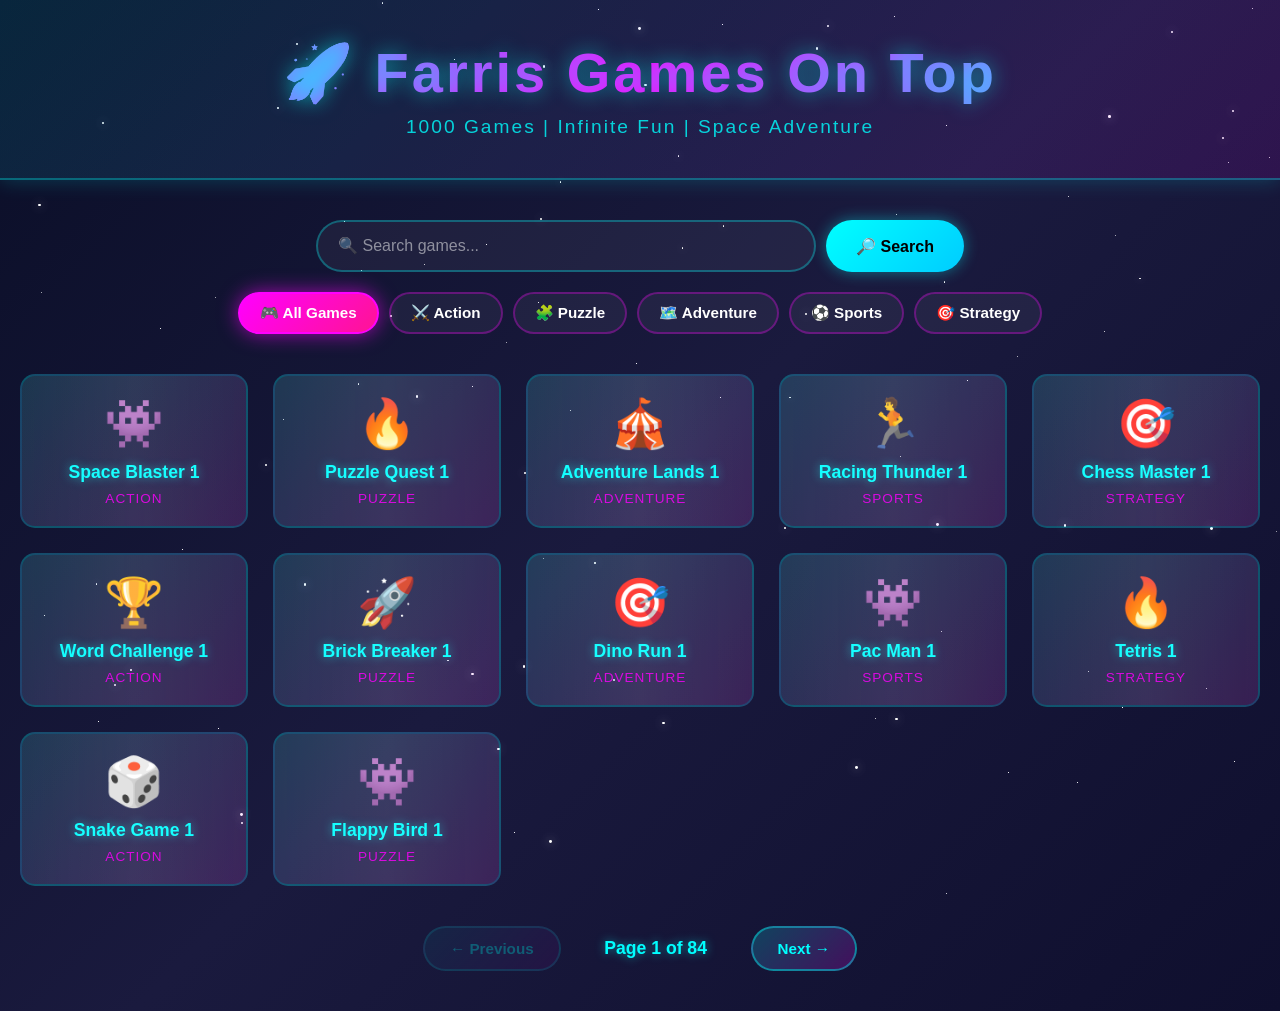
<file: index.html>
<!DOCTYPE html>
<html lang="en">
<head>
    <meta charset="UTF-8">
    <meta name="viewport" content="width=device-width, initial-scale=1.0">
    <title>Farris Games On Top - 1000 Games</title>
    <link rel="stylesheet" href="style.css">
</head>
<body>
    <!-- Animated Star Background -->
    <div class="stars"></div>

    <!-- Header -->
    <header>
        <h1>🚀 Farris Games On Top</h1>
        <p class="subtitle">1000 Games | Infinite Fun | Space Adventure</p>
    </header>

    <!-- Main Container -->
    <div class="container">
        <!-- Search Section -->
        <div class="search-section">
            <div class="search-container">
                <input 
                    type="text" 
                    id="searchInput" 
                    placeholder="🔍 Search games..." 
                    autocomplete="off"
                >
                <button id="searchBtn">🔎 Search</button>
            </div>

            <!-- Filter Buttons -->
            <div class="filter-section">
                <button class="filter-btn active" data-filter="all">🎮 All Games</button>
                <button class="filter-btn" data-filter="action">⚔️ Action</button>
                <button class="filter-btn" data-filter="puzzle">🧩 Puzzle</button>
                <button class="filter-btn" data-filter="adventure">🗺️ Adventure</button>
                <button class="filter-btn" data-filter="sports">⚽ Sports</button>
                <button class="filter-btn" data-filter="strategy">🎯 Strategy</button>
            </div>
        </div>

        <!-- Games Grid -->
        <div id="gamesGrid" class="gamesGrid"></div>

        <!-- Pagination -->
        <div class="pagination">
            <button id="prevBtn">← Previous</button>
            <span id="pageInfo"></span>
            <button id="nextBtn">Next →</button>
        </div>
    </div>

    <!-- Modal for Game Details -->
    <div id="gameModal" class="modal">
        <div class="modal-content">
            <span class="close">&times;</span>
            <div id="modalTitle"></div>
            <p id="modalDescription"></p>
            <p id="modalCategory"></p>
            <button id="playBtn">🎮 Play Game</button>
        </div>
    </div>

    <!-- Scripts -->
    <script src="script.js"></script>
</body>
</html>
</file>
<file: style.css>
/* Global Styles */
* {
    margin: 0;
    padding: 0;
    box-sizing: border-box;
}

body {
    font-family: 'Segoe UI', Tahoma, Geneva, Verdana, sans-serif;
    background: linear-gradient(135deg, #0a0e27 0%, #1a1a3e 50%, #0f0f2e 100%);
    color: #fff;
    min-height: 100vh;
    position: relative;
    overflow-x: hidden;
}

/* Animated Star Background */
.stars {
    position: fixed;
    top: 0;
    left: 0;
    width: 100%;
    height: 100%;
    z-index: -1;
    pointer-events: none;
}

.star {
    position: absolute;
    background: #fff;
    border-radius: 50%;
    box-shadow: 0 0 10px rgba(255, 255, 255, 0.8);
    animation: twinkle 3s infinite;
}

@keyframes twinkle {
    0%, 100% {
        opacity: 0.3;
        transform: scale(1);
    }
    50% {
        opacity: 1;
        transform: scale(1.2);
    }
}

/* Header */
header {
    text-align: center;
    padding: 40px 20px;
    background: linear-gradient(135deg, rgba(0, 255, 255, 0.1), rgba(255, 0, 255, 0.1));
    border-bottom: 2px solid rgba(0, 255, 255, 0.3);
    box-shadow: 0 0 20px rgba(0, 255, 255, 0.2);
    animation: slideDown 0.8s ease-out;
}

@keyframes slideDown {
    from {
        opacity: 0;
        transform: translateY(-50px);
    }
    to {
        opacity: 1;
        transform: translateY(0);
    }
}

header h1 {
    font-size: 3.5em;
    background: linear-gradient(135deg, #00ffff, #ff00ff, #00ffff);
    -webkit-background-clip: text;
    -webkit-text-fill-color: transparent;
    background-clip: text;
    text-shadow: 0 0 20px rgba(0, 255, 255, 0.5);
    margin-bottom: 10px;
    font-weight: 900;
    letter-spacing: 3px;
}

.subtitle {
    font-size: 1.2em;
    color: #00ffff;
    opacity: 0.8;
    font-weight: 300;
    letter-spacing: 2px;
}

/* Container */
.container {
    max-width: 1400px;
    margin: 0 auto;
    padding: 40px 20px;
}

/* Search Section */
.search-section {
    margin-bottom: 40px;
    animation: fadeIn 0.8s ease-out 0.2s backwards;
}

.search-container {
    display: flex;
    gap: 10px;
    margin-bottom: 20px;
    justify-content: center;
}

#searchInput {
    flex: 1;
    max-width: 500px;
    padding: 15px 20px;
    background: rgba(255, 255, 255, 0.05);
    border: 2px solid rgba(0, 255, 255, 0.3);
    border-radius: 50px;
    color: #fff;
    font-size: 1em;
    transition: all 0.3s ease;
    outline: none;
}

#searchInput:focus {
    background: rgba(255, 255, 255, 0.1);
    border-color: #00ffff;
    box-shadow: 0 0 20px rgba(0, 255, 255, 0.5);
    transform: scale(1.02);
}

#searchInput::placeholder {
    color: rgba(255, 255, 255, 0.5);
}

#searchBtn {
    padding: 15px 30px;
    background: linear-gradient(135deg, #00ffff, #00ccff);
    border: none;
    border-radius: 50px;
    color: #000;
    font-weight: 600;
    cursor: pointer;
    transition: all 0.3s ease;
    font-size: 1em;
    box-shadow: 0 0 15px rgba(0, 255, 255, 0.4);
}

#searchBtn:hover {
    transform: translateY(-2px);
    box-shadow: 0 0 25px rgba(0, 255, 255, 0.7);
}

#searchBtn:active {
    transform: translateY(0);
}

/* Filter Section */
.filter-section {
    display: flex;
    gap: 10px;
    justify-content: center;
    flex-wrap: wrap;
}

.filter-btn {
    padding: 10px 20px;
    background: rgba(255, 255, 255, 0.05);
    border: 2px solid rgba(255, 0, 255, 0.3);
    border-radius: 25px;
    color: #fff;
    cursor: pointer;
    transition: all 0.3s ease;
    font-weight: 600;
    font-size: 0.95em;
}

.filter-btn:hover {
    background: rgba(255, 0, 255, 0.1);
    border-color: #ff00ff;
    box-shadow: 0 0 15px rgba(255, 0, 255, 0.4);
    transform: scale(1.05);
}

.filter-btn.active {
    background: linear-gradient(135deg, #ff00ff, #ff1493);
    border-color: #ff00ff;
    box-shadow: 0 0 20px rgba(255, 0, 255, 0.6);
}

@keyframes fadeIn {
    from {
        opacity: 0;
        transform: translateY(20px);
    }
    to {
        opacity: 1;
        transform: translateY(0);
    }
}

/* Games Grid */
.gamesGrid {
    display: grid;
    grid-template-columns: repeat(auto-fill, minmax(200px, 1fr));
    gap: 25px;
    margin: 40px 0;
    animation: fadeIn 0.8s ease-out 0.4s backwards;
}

.game-card {
    background: linear-gradient(135deg, rgba(0, 255, 255, 0.1), rgba(255, 0, 255, 0.1));
    border: 2px solid rgba(0, 255, 255, 0.2);
    border-radius: 15px;
    padding: 20px;
    text-align: center;
    cursor: pointer;
    transition: all 0.3s ease;
    position: relative;
    overflow: hidden;
}

.game-card::before {
    content: '';
    position: absolute;
    top: -50%;
    left: -50%;
    width: 200%;
    height: 200%;
    background: linear-gradient(45deg, transparent, rgba(255, 255, 255, 0.1), transparent);
    transform: rotate(45deg);
    animation: shine 3s infinite;
}

@keyframes shine {
    0% {
        transform: translateX(-100%) translateY(-100%) rotate(45deg);
    }
    100% {
        transform: translateX(100%) translateY(100%) rotate(45deg);
    }
}

.game-card:hover {
    background: linear-gradient(135deg, rgba(0, 255, 255, 0.2), rgba(255, 0, 255, 0.2));
    border-color: #00ffff;
    transform: translateY(-10px) scale(1.05);
    box-shadow: 0 20px 40px rgba(0, 255, 255, 0.4), 0 0 30px rgba(255, 0, 255, 0.2);
}

.game-icon {
    font-size: 3em;
    margin-bottom: 10px;
    animation: float 3s ease-in-out infinite;
}

@keyframes float {
    0%, 100% {
        transform: translateY(0px);
    }
    50% {
        transform: translateY(-10px);
    }
}

.game-name {
    font-size: 1.1em;
    font-weight: 600;
    margin-bottom: 8px;
    color: #00ffff;
    text-shadow: 0 0 10px rgba(0, 255, 255, 0.5);
}

.game-category {
    font-size: 0.85em;
    color: #ff00ff;
    text-transform: uppercase;
    letter-spacing: 1px;
    opacity: 0.8;
}

.empty-state {
    grid-column: 1 / -1;
    text-align: center;
    padding: 60px 20px;
    font-size: 1.2em;
    color: rgba(255, 255, 255, 0.6);
}

/* Pagination */
.pagination {
    display: flex;
    justify-content: center;
    gap: 20px;
    margin-top: 40px;
    align-items: center;
    animation: fadeIn 0.8s ease-out 0.6s backwards;
}

#prevBtn, #nextBtn {
    padding: 12px 25px;
    background: linear-gradient(135deg, rgba(0, 255, 255, 0.2), rgba(255, 0, 255, 0.2));
    border: 2px solid rgba(0, 255, 255, 0.4);
    border-radius: 25px;
    color: #00ffff;
    cursor: pointer;
    transition: all 0.3s ease;
    font-weight: 600;
    font-size: 0.95em;
}

#prevBtn:hover:not(:disabled), #nextBtn:hover:not(:disabled) {
    background: linear-gradient(135deg, #00ffff, #00ccff);
    border-color: #00ffff;
    color: #000;
    box-shadow: 0 0 20px rgba(0, 255, 255, 0.6);
    transform: scale(1.05);
}

#prevBtn:disabled, #nextBtn:disabled {
    opacity: 0.3;
    cursor: not-allowed;
}

#pageInfo {
    font-size: 1.1em;
    font-weight: 600;
    color: #00ffff;
    min-width: 150px;
    text-align: center;
    text-shadow: 0 0 10px rgba(0, 255, 255, 0.5);
}

/* Modal */
.modal {
    display: none;
    position: fixed;
    z-index: 1000;
    left: 0;
    top: 0;
    width: 100%;
    height: 100%;
    background: rgba(0, 0, 0, 0.8);
    backdrop-filter: blur(5px);
    animation: fadeIn 0.3s ease-out;
}

.modal-content {
    background: linear-gradient(135deg, rgba(10, 14, 39, 0.95), rgba(26, 26, 62, 0.95));
    border: 2px solid rgba(0, 255, 255, 0.3);
    margin: 5% auto;
    padding: 40px;
    border-radius: 20px;
    width: 90%;
    max-width: 500px;
    box-shadow: 0 0 40px rgba(0, 255, 255, 0.5), 0 0 80px rgba(255, 0, 255, 0.3);
    animation: scaleIn 0.3s ease-out;
}

@keyframes scaleIn {
    from {
        opacity: 0;
        transform: scale(0.8);
    }
    to {
        opacity: 1;
        transform: scale(1);
    }
}

.close {
    color: #00ffff;
    float: right;
    font-size: 28px;
    font-weight: bold;
    cursor: pointer;
    transition: all 0.3s ease;
}

.close:hover {
    color: #ff00ff;
    text-shadow: 0 0 10px rgba(255, 0, 255, 0.8);
}

#modalTitle {
    font-size: 2em;
    margin-bottom: 20px;
    color: #00ffff;
    text-shadow: 0 0 15px rgba(0, 255, 255, 0.6);
    font-weight: 700;
}

#modalDescription {
    font-size: 1.1em;
    margin-bottom: 15px;
    color: rgba(255, 255, 255, 0.85);
    line-height: 1.6;
}

#modalCategory {
    font-size: 0.95em;
    margin-bottom: 25px;
    color: #ff00ff;
    text-transform: uppercase;
    letter-spacing: 1px;
    opacity: 0.9;
}

#playBtn {
    width: 100%;
    padding: 15px;
    background: linear-gradient(135deg, #00ffff, #ff00ff);
    border: none;
    border-radius: 10px;
    color: #000;
    font-size: 1.1em;
    font-weight: 700;
    cursor: pointer;
    transition: all 0.3s ease;
    text-transform: uppercase;
    letter-spacing: 2px;
    box-shadow: 0 0 20px rgba(0, 255, 255, 0.5);
}

#playBtn:hover {
    transform: translateY(-3px);
    box-shadow: 0 0 30px rgba(0, 255, 255, 0.8), 0 0 40px rgba(255, 0, 255, 0.5);
}

#playBtn:active {
    transform: translateY(-1px);
}

/* Responsive Design */
@media (max-width: 768px) {
    header h1 {
        font-size: 2.5em;
    }

    .subtitle {
        font-size: 1em;
    }

    .gamesGrid {
        grid-template-columns: repeat(auto-fill, minmax(150px, 1fr));
        gap: 15px;
    }

    .game-icon {
        font-size: 2.5em;
    }

    .search-container {
        flex-direction: column;
    }

    #searchInput {
        max-width: 100%;
    }

    .filter-section {
        gap: 8px;
    }

    .filter-btn {
        padding: 8px 15px;
        font-size: 0.85em;
    }

    .modal-content {
        width: 95%;
        padding: 30px 20px;
        margin: 20% auto;
    }

    #modalTitle {
        font-size: 1.5em;
    }
}

@media (max-width: 480px) {
    header h1 {
        font-size: 1.8em;
        letter-spacing: 1px;
    }

    .gamesGrid {
        grid-template-columns: repeat(auto-fill, minmax(120px, 1fr));
        gap: 10px;
    }

    .game-icon {
        font-size: 2em;
    }

    .game-name {
        font-size: 0.95em;
    }

    .pagination {
        flex-direction: column;
        gap: 10px;
    }

    #pageInfo {
        order: -1;
    }
}
</file>
